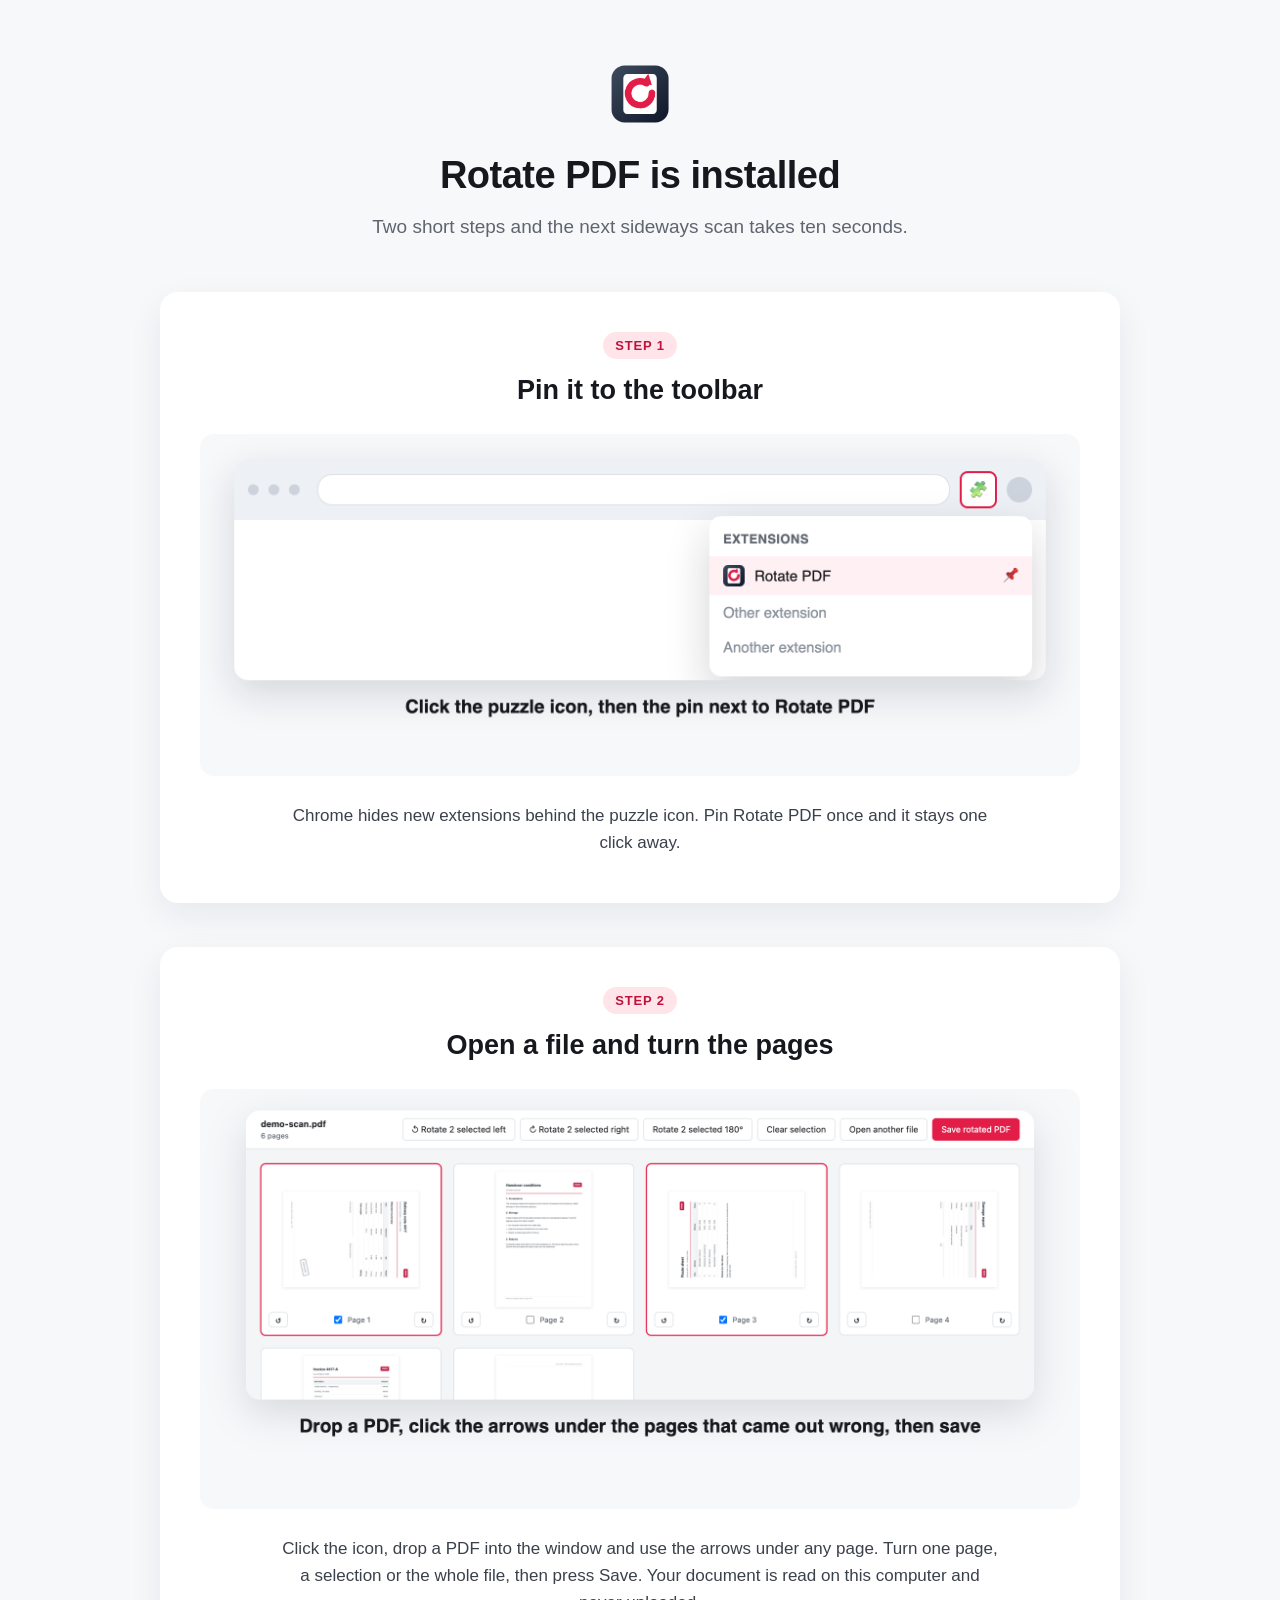
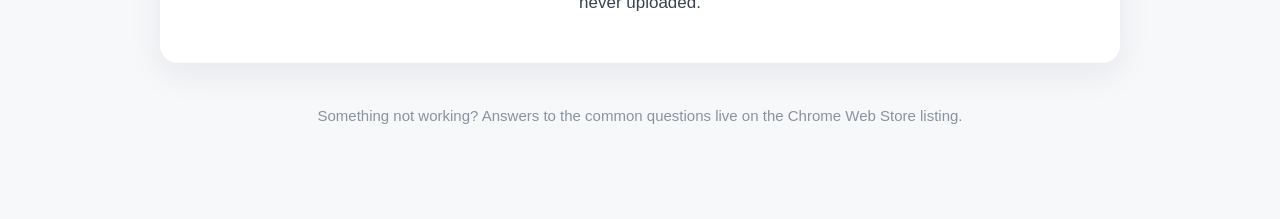
<file: index.html>
<!DOCTYPE html>
<html lang="en">
<head>
    <meta charset="UTF-8"/>
    <title>Welcome – Rotate PDF</title>
    <meta name="viewport" content="width=device-width, initial-scale=1"/>
    <link rel="stylesheet" href="styles.css"/>
    <link rel="icon" href="images/icon.png"/>
    <!-- Google tag (gtag.js) -->
    <script async src="https://www.googletagmanager.com/gtag/js?id=G-HWH78REWFM"></script>
    <script>
        window.dataLayer = window.dataLayer || [];
        function gtag(){dataLayer.push(arguments);}
        gtag('js', new Date());
        gtag('config', 'G-HWH78REWFM');
    </script>
</head>
<body>
<main class="container">
    <img class="logo" src="images/icon.png" alt="Rotate PDF"/>
    <h1>Rotate PDF is installed</h1>
    <p class="subtitle">Two short steps and the next sideways scan takes ten seconds.</p>

    <section class="step">
        <span class="badge">Step 1</span>
        <h2>Pin it to the toolbar</h2>
        <img src="images/step1.png" alt="Pin the extension from the puzzle menu"/>
        <p>Chrome hides new extensions behind the puzzle icon. Pin Rotate PDF once and it stays one click away.</p>
    </section>

    <section class="step">
        <span class="badge">Step 2</span>
        <h2>Open a file and turn the pages</h2>
        <img src="images/step2.png" alt="Rotating pages in the extension"/>
        <p>Click the icon, drop a PDF into the window and use the arrows under any page. Turn one page, a selection or the whole file, then press Save. Your document is read on this computer and never uploaded.</p>
    </section>

    <p class="foot">Something not working? Answers to the common questions live on the Chrome Web Store listing.</p>
</main>
</body>
</html>
</file>
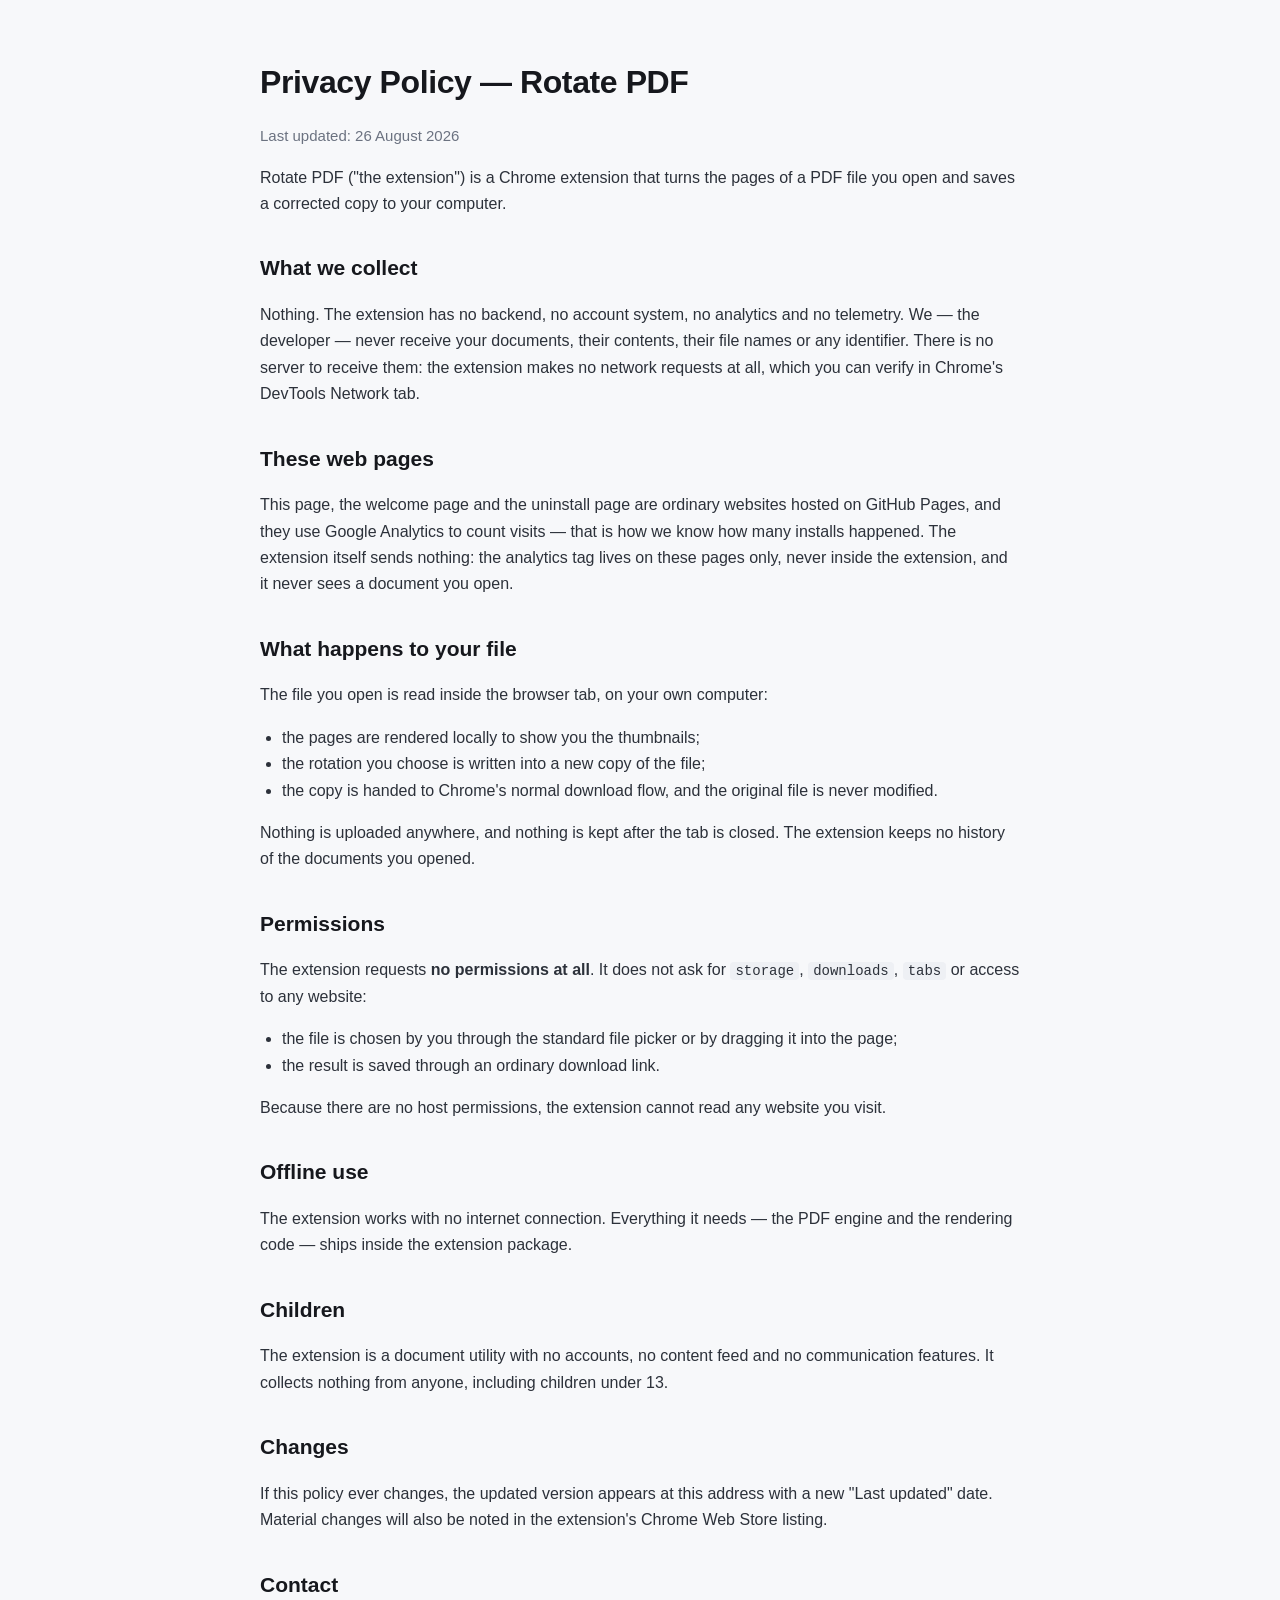
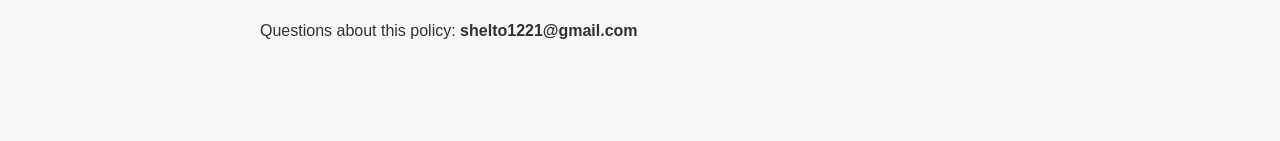
<file: privacy.html>
<!DOCTYPE html>
<html lang="en">
<head>
<meta charset="UTF-8"/>
<meta name="viewport" content="width=device-width, initial-scale=1"/>
<title>Privacy Policy – Rotate PDF</title>
<link rel="icon" href="images/icon.png"/>
<style>
 body { margin:0; font-family:-apple-system, BlinkMacSystemFont, "Segoe UI", Roboto, sans-serif;
        background:#f7f8fa; color:#16181d; line-height:1.65; }
 main { max-width:760px; margin:0 auto; padding:56px 20px 80px; }
 h1 { font-size:32px; margin:0 0 8px; letter-spacing:-.4px; }
 h2 { font-size:21px; margin:34px 0 10px; }
 p, li { font-size:16px; color:#2c313a; }
 ul { padding-left:22px; }
 code { background:#eef0f4; padding:1px 5px; border-radius:4px; font-size:14px; }
 .updated { color:#6b7280; font-size:15px; }
 a { color:#be123c; }
</style>
    <!-- Google tag (gtag.js) -->
    <script async src="https://www.googletagmanager.com/gtag/js?id=G-HWH78REWFM"></script>
    <script>
        window.dataLayer = window.dataLayer || [];
        function gtag(){dataLayer.push(arguments);}
        gtag('js', new Date());
        gtag('config', 'G-HWH78REWFM');
    </script>
</head>
<body>
<main>
<h1>Privacy Policy — Rotate PDF</h1>
<p class="updated">Last updated: 26 August 2026</p>
<p>Rotate PDF ("the extension") is a Chrome extension that turns the pages of a PDF file you open and saves a corrected copy to your computer.</p>
<h2>What we collect</h2>
<p>Nothing. The extension has no backend, no account system, no analytics and no telemetry. We — the developer — never receive your documents, their contents, their file names or any identifier. There is no server to receive them: the extension makes no network requests at all, which you can verify in Chrome's DevTools Network tab.</p>
<h2>These web pages</h2>
<p>This page, the welcome page and the uninstall page are ordinary websites hosted on GitHub Pages, and they use Google Analytics to count visits — that is how we know how many installs happened. The extension itself sends nothing: the analytics tag lives on these pages only, never inside the extension, and it never sees a document you open.</p>

<h2>What happens to your file</h2>
<p>The file you open is read inside the browser tab, on your own computer:</p>
<ul><li>the pages are rendered locally to show you the thumbnails;</li><li>the rotation you choose is written into a new copy of the file;</li><li>the copy is handed to Chrome's normal download flow, and the original file is never modified.</li></ul>
<p>Nothing is uploaded anywhere, and nothing is kept after the tab is closed. The extension keeps no history of the documents you opened.</p>
<h2>Permissions</h2>
<p>The extension requests <strong>no permissions at all</strong>. It does not ask for <code>storage</code>, <code>downloads</code>, <code>tabs</code> or access to any website:</p>
<ul><li>the file is chosen by you through the standard file picker or by dragging it into the page;</li><li>the result is saved through an ordinary download link.</li></ul>
<p>Because there are no host permissions, the extension cannot read any website you visit.</p>
<h2>Offline use</h2>
<p>The extension works with no internet connection. Everything it needs — the PDF engine and the rendering code — ships inside the extension package.</p>
<h2>Children</h2>
<p>The extension is a document utility with no accounts, no content feed and no communication features. It collects nothing from anyone, including children under 13.</p>
<h2>Changes</h2>
<p>If this policy ever changes, the updated version appears at this address with a new "Last updated" date. Material changes will also be noted in the extension's Chrome Web Store listing.</p>
<h2>Contact</h2>
<p>Questions about this policy: <strong>shelto1221@gmail.com</strong></p>
</main>
</body>
</html>
</file>
<file: styles.css>
* { box-sizing: border-box; }
body { margin: 0; font-family: -apple-system, BlinkMacSystemFont, "Segoe UI", Roboto, sans-serif;
       background: #f7f8fa; color: #16181d; }
.container { max-width: 1000px; margin: 0 auto; padding: 56px 20px 80px; text-align: center; }
.logo { width: 76px; height: 76px; }
h1 { font-size: 38px; margin: 18px 0 10px; letter-spacing: -.5px; }
.subtitle { font-size: 19px; color: #5f6570; margin-bottom: 54px; }
.step { background: #fff; border-radius: 18px; padding: 40px 40px 46px; margin-bottom: 44px;
        box-shadow: 0 12px 34px rgba(20, 24, 40, .07); }
.badge { display: inline-block; background: #ffe4e9; color: #be123c; font-weight: 700; font-size: 13px;
         letter-spacing: .8px; text-transform: uppercase; padding: 6px 12px; border-radius: 999px; }
.step h2 { font-size: 27px; margin: 16px 0 0; }
.step img { width: 100%; max-width: 880px; border-radius: 14px; margin: 28px auto 22px; }
.step p { font-size: 17px; line-height: 1.6; color: #3b414b; max-width: 720px; margin: 0 auto; }
.foot { font-size: 15px; color: #8b929d; }
</file>
